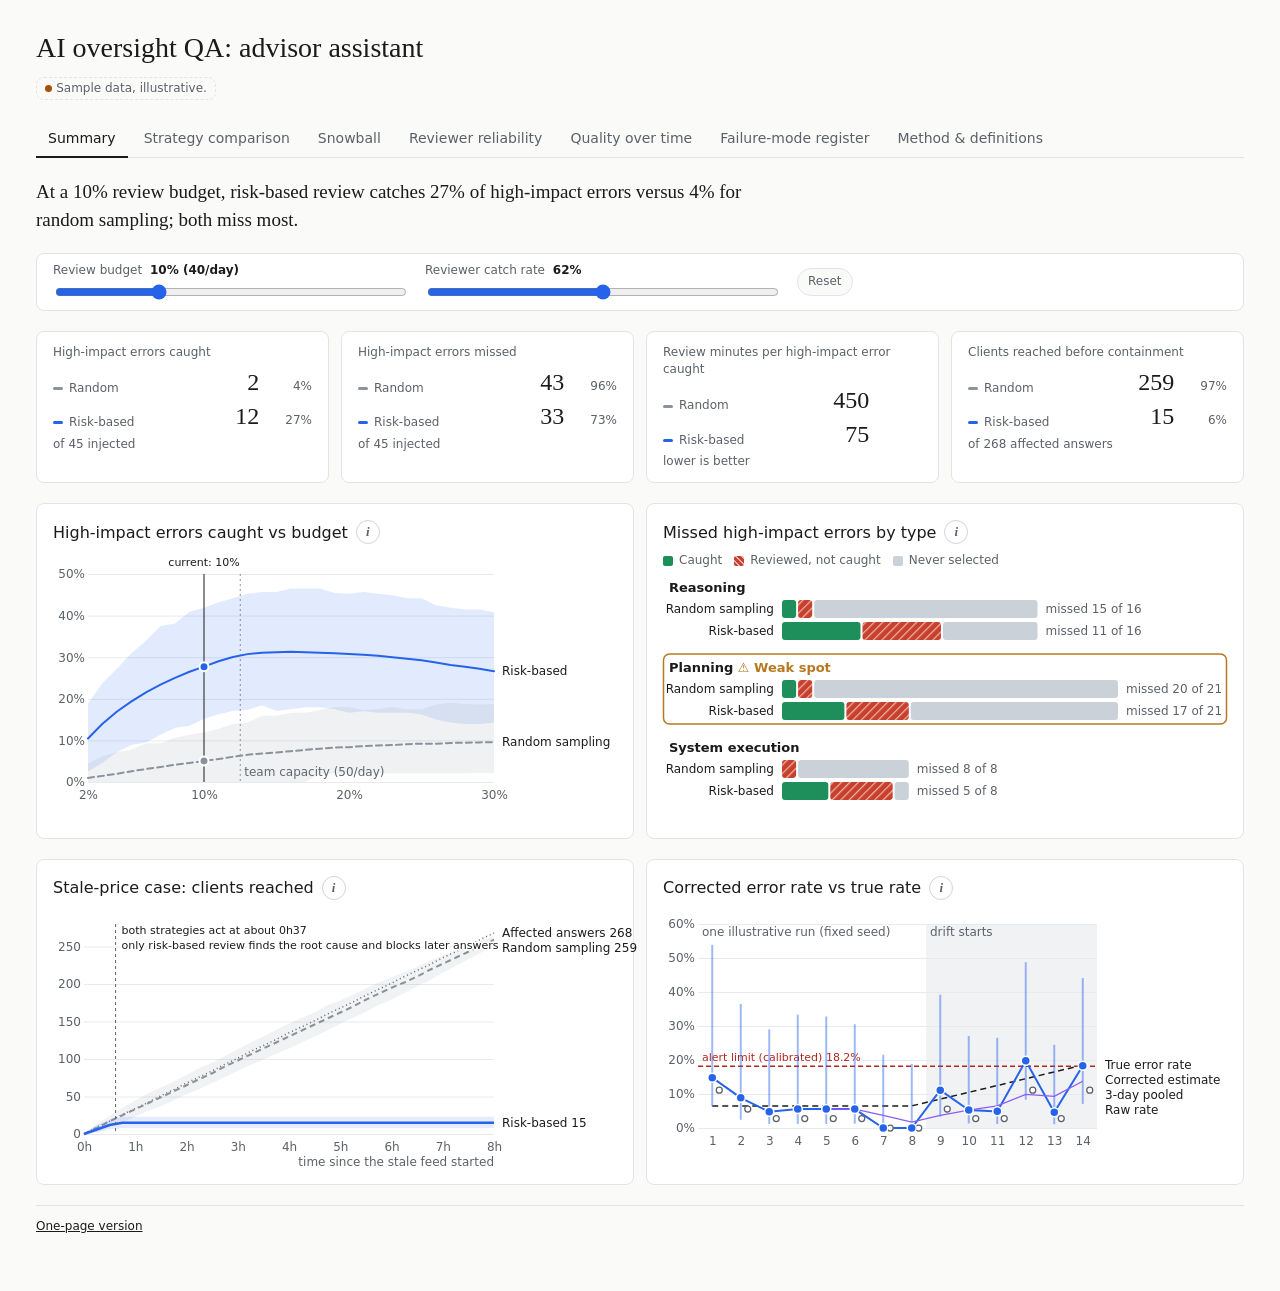
<file: index.html>
<!doctype html>
<html lang="en">
<head>
<meta charset="utf-8">
<meta name="viewport" content="width=device-width, initial-scale=1">
<title>AI Oversight QA Dashboard</title>
<meta name="description" content="How well human review catches high-impact errors from an AI advisor assistant: random sampling vs risk-based review (sample data).">
<link rel="icon" href="data:,">
<link rel="stylesheet" href="styles.css">
</head>
<body>
<main id="dash-root">
<div class="qa">
  <header class="qa-head">
    <h1 class="qa-title">AI oversight QA: advisor assistant</h1>
    <span class="qa-sample"><i></i><span>Sample data, illustrative.</span></span>
  </header>

  <nav class="qa-tabs" role="tablist" aria-label="Dashboard sections">
    <button class="qa-tab" role="tab" data-tab="summary" aria-selected="true">Summary</button>
    <button class="qa-tab" role="tab" data-tab="strategies" aria-selected="false">Strategy comparison</button>
    <button class="qa-tab" role="tab" data-tab="snowball" aria-selected="false">Snowball</button>
    <button class="qa-tab" role="tab" data-tab="reviewers" aria-selected="false">Reviewer reliability</button>
    <button class="qa-tab" role="tab" data-tab="quality" aria-selected="false">Quality over time</button>
    <button class="qa-tab" role="tab" data-tab="register" aria-selected="false">Failure-mode register</button>
    <button class="qa-tab" role="tab" data-tab="method" aria-selected="false">Method &amp; definitions</button>
  </nav>

  <!-- ============ SUMMARY (same blocks as lean/index.html, condensed) ============ -->
  <section class="qa-page" id="summary" data-panel="summary" role="tabpanel">
    <div class="qa-page" data-summary-root data-mode="condensed"></div>
  </section>

  <!-- ============ STRATEGY COMPARISON ============ -->
  <section class="qa-page" id="strategies" data-panel="strategies" role="tabpanel" hidden>
    <p class="qa-lede">Same reviewers, same budget: random sampling picks answers at random; risk-based review checks the riskiest first.</p>
    <div class="qa-sliders" role="group" aria-label="What-if settings">
      <label class="qa-slider"><span>Review budget <output>—</output></span><input type="range" data-draw="slider" data-slider="budget" disabled></label>
      <label class="qa-slider"><span>Reviewer catch rate <output>—</output></span><input type="range" data-draw="slider" data-slider="catch" disabled></label>
      <button class="qa-chip" type="button" data-reset>Reset</button>
    </div>
    <div class="qa-card">
      <div class="qa-titlerow"><h2>High-impact errors caught vs budget</h2><details class="qa-info"><summary aria-label="How to read this: High-impact errors caught vs budget" title="How to read this">i</summary><div class="qa-info-pop"><p>Share of injected high-impact errors that reviewers catch. Bands show the middle 95% of simulated runs. The thin dotted line is the team's daily capacity; past it, reviews get less careful.</p><p>Both strategies review the same number of agent answers with the same reviewers and the same review screen. Random sampling picks answers at random. Risk-based review ranks answers by guardrail signals (coverage, freshness, calculation path, intent, advice language) and reviews the riskiest first.</p></div></details></div>
      <div class="qa-legend" data-fallback hidden><span><i class="qa-sw thin" style="background:var(--series-1)"></i>Risk-based (solid)</span><span><i class="qa-sw thin" style="background:var(--cds-chart-muted)"></i>Random sampling (dashed)</span></div>
      <div class="qa-chart tall dash-skeleton" data-draw="curve"></div>
      <p class="qa-chart-summary"></p>
    </div>
    <div class="qa-grid">
      <div class="qa-card">
        <div class="qa-titlerow"><h2>Missed high-impact errors by type</h2><details class="qa-info"><summary aria-label="How to read this: Missed high-impact errors by type" title="How to read this">i</summary><div class="qa-info-pop"><p>Errors missed = never selected for review + reviewed but not caught. Amber outline: the type risk-based review misses most often.</p></div></details></div>
        <div class="qa-legend"><span><i class="qa-sw o-caught"></i>Caught</span><span><i class="qa-sw o-rnc"></i>Reviewed, not caught</span><span><i class="qa-sw o-never"></i>Never selected</span></div>
        <div class="qa-chart dash-skeleton" data-draw="byType"></div>
        <p class="qa-chart-summary"></p>
      </div>
      <div class="qa-card">
        <div class="qa-titlerow"><h2>Share of high-impact errors caught at team capacity (<span data-draw="metaVal" data-k="team_capacity">—</span>/day)</h2><details class="qa-info"><summary aria-label="How to read this: Share of high-impact errors caught at team capacity" title="How to read this">i</summary><div class="qa-info-pop"><p>Each bar is the share of injected high-impact errors a strategy catches when the team reviews exactly its daily capacity, at the reviewer catch rate set above. Percentages are caught / injected.</p><p>The dashed line is the ceiling: the most any review budget catches at this catch rate, even reviewing every answer, because reviewers miss some errors they look at.</p></div></details></div>
        <div class="qa-chart dash-skeleton" data-draw="burden" style="min-height:180px"></div>
        <p class="qa-chart-summary"></p>
      </div>
    </div>
    <div class="qa-card">
      <div class="qa-titlerow"><h2>How the misses split</h2><details class="qa-info"><summary aria-label="How to read this: How the misses split" title="How to read this">i</summary><div class="qa-info-pop"><p>Averages over the simulated runs, with the middle-95% range on hover. The parts always add up: caught + never selected + reviewed but not caught = injected.</p><p>By failure mode: all injected errors of Lopa's three priority modes (calculation, intent, wrong tool), high-impact or not. In this simulation each mode is oversampled to a minimum number of injected errors per run, so their rows have enough cases to compare.</p></div></details></div>
      <div class="qa-tablewrap">
        <table>
          <thead><tr><th>Strategy</th><th>Errors</th><th class="num">Injected</th><th class="num"><i class="qa-sw o-caught"></i>Caught</th><th class="num"><i class="qa-sw o-never"></i>Never selected</th><th class="num"><i class="qa-sw o-rnc"></i>Reviewed, not caught</th><th class="num">Missed</th></tr></thead>
          <tbody data-draw="splitTable"></tbody>
        </table>
      </div>
    </div>
  </section>

  <!-- ============ SNOWBALL ============ -->
  <section class="qa-page" id="snowball" data-panel="snowball" role="tabpanel" hidden>
    <p class="qa-lede qa-verdict" data-draw="snowLede">—</p>
    <div class="qa-callout">
      <div><b>Random sampling treats each catch as a one-off.</b></div>
      <div><b>Risk-based review finds the shared root cause.</b></div>
    </div>
    <p class="qa-tag is-off" data-draw="defaultTag"></p>
    <div class="qa-card">
      <div class="qa-titlerow"><h2>Clients reached over the trading day</h2><details class="qa-info"><summary aria-label="How to read this: Clients reached over the trading day" title="How to read this">i</summary><div class="qa-info-pop"><p>Both strategies act at about the same time; only risk-based review identifies the root cause and blocks later answers.</p><p>Random sampling: a reviewer fixes the answer in front of them; nothing links it to the other answers built on the same stale price, so they keep reaching clients.</p><p>Risk-based review: answers carrying a freshness flag on the same fund reach reviewers together; once they cluster, the team traces them to the feed and blocks every later answer that uses it.</p><p>The stale feed starts at 0h. Answers that use it arrive through the day. Lines are averages over simulated days; bands are the middle 95%.</p></div></details></div>
      <div class="qa-legend" data-fallback hidden><span><i class="qa-sw thin" style="background:var(--color-fg-muted)"></i>Affected answers (dotted)</span><span><i class="qa-sw thin" style="background:var(--cds-chart-muted)"></i>Random sampling (dashed)</span><span><i class="qa-sw thin" style="background:var(--series-1)"></i>Risk-based (solid)</span></div>
      <div class="qa-chart tall dash-skeleton" data-draw="snowTime"></div>
      <p class="qa-chart-summary"></p>
    </div>
    <div class="qa-card" id="snowball-graph">
      <div class="qa-cardhead">
        <div class="qa-titlerow"><h2>How the error travels</h2><details class="qa-info"><summary aria-label="How to read this: How the error travels" title="How to read this">i</summary><div class="qa-info-pop"><p>Each box is a step in the workflow, with the number of items the stale price reaches there. Hover or tap a box for what goes wrong.</p></div></details></div>
        <div class="qa-seg" role="group" aria-label="Inspection strategy">
          <button data-sb="Random sampling" aria-pressed="true">Random sampling</button>
          <button data-sb="Risk-based" aria-pressed="false">Risk-based</button>
        </div>
      </div>
      <div class="qa-legend"><span><i class="qa-sw" style="background:var(--series-1)"></i>System execution</span><span><i class="qa-sw" style="background:var(--series-2)"></i>Reasoning</span><span><i class="qa-sw" style="background:var(--series-4)"></i>Control layer (human review)</span></div>
      <div class="qa-graph dash-skeleton" data-draw="graph"></div>
      <p class="qa-chart-summary"></p>
    </div>
    <div class="qa-card">
      <h2>Outcome by strategy</h2>
      <div class="qa-tablewrap">
        <table>
          <thead><tr><th>Strategy</th><th class="num">Affected answers</th><th class="num">Reviewed</th><th class="num">Caught</th><th class="num">Blocked at source</th><th class="num">Reached clients</th><th class="num">First action (median)</th><th>Response</th></tr></thead>
          <tbody data-draw="snowTable"></tbody>
        </table>
      </div>
    </div>
  </section>

  <!-- ============ REVIEWER RELIABILITY ============ -->
  <section class="qa-page" id="reviewers" data-panel="reviewers" role="tabpanel" hidden>
    <p class="qa-lede">Simulated figures: how often reviewers catch planted errors under different conditions; human review is the control layer.</p>
    <div class="qa-card">
      <div class="qa-titlerow"><h2>Reviewer catch rate by condition</h2><details class="qa-info"><summary aria-label="How to read this: Reviewer catch rate by condition" title="How to read this">i</summary><div class="qa-info-pop"><p>Human review is not an error type. It is the control layer: the step that is supposed to catch what the agent got wrong. Each condition is linked to a control-layer test case in the register (H1 to H5 and H7).</p><p>Dots are the share of planted errors caught; lines are 95% Wilson intervals. The dashed line is the baseline. Simulated from the same reviewer model the strategy comparison uses.</p><p>A real study would need intervals that account for each reviewer seeing several items (clustered by reviewer), not a plain Wilson interval.</p></div></details></div>
      <div class="qa-chart dash-skeleton" data-draw="reviewers"></div>
      <p class="qa-chart-summary"></p>
    </div>
    <div class="qa-card">
      <div class="qa-tablewrap">
        <table>
          <thead><tr><th>Condition</th><th>Linked test</th><th class="num">Simulated reviewers</th><th class="num">Caught / shown</th><th class="num">Catch rate</th><th class="num">95% Wilson interval</th></tr></thead>
          <tbody data-draw="reviewerTable"></tbody>
        </table>
      </div>
    </div>
  </section>

  <!-- ============ QUALITY OVER TIME ============ -->
  <section class="qa-page" id="quality" data-panel="quality" role="tabpanel" hidden>
    <p class="qa-lede">A small random daily slice, with seeded known errors, gives an error-rate estimate corrected for reviewer misses.</p>
    <p class="qa-tag is-off" data-draw="defaultTag"></p>
    <div class="qa-card">
      <div class="qa-titlerow"><h2>Corrected vs true error rate</h2><details class="qa-info"><summary aria-label="How to read this: Corrected vs true error rate" title="How to read this">i</summary><div class="qa-info-pop"><p>Risk-based review looks where errors are likely, so on its own it cannot tell you the overall error rate. The daily random slice keeps an unbiased estimate.</p><p>Each day <b data-draw="qVal" data-k="slice">—</b> answers are reviewed at random. <b data-draw="qVal" data-k="canary_per_day">—</b> of them are seeded known errors (canaries), drawn from the same error mix and reviewed the same way, so reviewers cannot tell them apart.</p><p>The estimate is corrected for reviewer misses: the error rate in the other <b data-draw="qVal" data-k="real_per_day">—</b> reviews divided by the share of canaries caught so far, capped at 100%. Lines are 95% intervals; early-day intervals are wide because few canaries have been seen. Hollow dots are the raw observed rate.</p><p>Trade-off: this many canaries is more than the suite's 1 in 50, so the reviewer catch rate can be estimated, but fewer real answers get reviewed.</p><p>Alert rule: once at least <b data-draw="qVal" data-k="min_canaries_for_alert">—</b> canaries have been seen, errors found over the last <b data-draw="qVal" data-k="window_days">—</b> days are pooled and corrected the same way (thin line). An alert fires on any day this pooled estimate is above the calibrated limit. The dashed line is the true error rate, known only in the simulation.</p><p>The chart shows one illustrative run (fixed seed). <span data-draw="qEval">—</span></p></div></details></div>
      <div class="qa-legend" data-fallback hidden><span><i class="qa-sw" style="background:var(--series-1);border-radius:50%"></i>Corrected estimate</span><span><i class="qa-sw" style="border:1.25px solid var(--color-fg-muted);border-radius:50%"></i>Raw rate</span><span><i class="qa-sw thin" style="background:var(--color-fg)"></i>True rate (dashed)</span><span><i class="qa-sw thin" style="background:var(--series-3)"></i>Pooled</span></div>
      <div class="qa-chart tall dash-skeleton" data-draw="quality"></div>
      <p class="qa-chart-summary"></p>
    </div>
    <div class="qa-card">
      <div class="qa-tablewrap">
        <table>
          <thead><tr><th class="num">Day</th><th class="num">Reviewed</th><th class="num">Errors found</th><th class="num">Raw rate</th><th class="num">Canaries caught / seen (to date)</th><th class="num">Corrected estimate</th><th class="num">95% interval</th><th class="num">3-day pooled (95% interval)</th><th class="num">True rate</th><th>Status</th></tr></thead>
          <tbody data-draw="qualityTable"></tbody>
        </table>
      </div>
    </div>
  </section>

  <!-- ============ FAILURE-MODE REGISTER ============ -->
  <section class="qa-page" id="register" data-panel="register" role="tabpanel" hidden>
    <div class="qa-kpis">
      <div class="qa-kpi"><span class="qa-kpi-label">Agent failure types</span><span class="qa-kpi-value dash-skeleton" data-draw="kpi" data-field="agent">—</span><span class="qa-kpi-sub">of <span data-draw="kpi" data-field="total">—</span> test cases</span></div>
      <div class="qa-kpi"><span class="qa-kpi-label">High-impact failure types</span><span class="qa-kpi-value dash-skeleton" data-draw="kpi" data-field="high_impact">—</span><span class="qa-kpi-sub" data-draw="hiRule">—</span></div>
      <div class="qa-kpi"><span class="qa-kpi-label">Average RPN, agent failures</span><span class="qa-kpi-value dash-skeleton" data-draw="kpi" data-field="avg_rpn">—</span><span class="qa-kpi-sub">out of <span data-draw="maxrpn">—</span></span></div>
      <div class="qa-kpi"><span class="qa-kpi-label">Test cases failed</span><span class="qa-kpi-value dash-skeleton" data-draw="kpi" data-field="failed">—</span><span class="qa-kpi-sub">of <span data-draw="kpi" data-field="run">—</span> with a sample result</span></div>
    </div>

    <div class="qa-grid">
      <div class="qa-card">
        <div class="qa-titlerow"><h2>Risk tier by error type</h2><details class="qa-info"><summary aria-label="How to read this: Risk tier by error type" title="How to read this">i</summary><div class="qa-info-pop"><p>Number of agent failure types by the step of the agent's workflow where the failure starts, split by risk tier. Control-layer cases are not included.</p><p>Each test case is scored on severity, likelihood and detectability, which multiply into its risk priority number (RPN).</p></div></details></div>
        <div class="qa-legend"><span><i class="qa-sw sw-critical"></i>Critical</span><span><i class="qa-sw sw-high"></i>High</span><span><i class="qa-sw sw-medium"></i>Medium</span><span><i class="qa-sw sw-low"></i>Low</span></div>
        <div class="qa-chart dash-skeleton" data-draw="areaTier"></div>
        <p class="qa-chart-summary"></p>
      </div>
      <div class="qa-card">
        <div class="qa-titlerow"><h2>Test status</h2><details class="qa-info"><summary aria-label="How to read this: Test status" title="How to read this">i</summary><div class="qa-info-pop"><p>Sample result for each test case, all test cases. These are placeholders, not real runs.</p></div></details></div>
        <div class="qa-chart dash-skeleton" data-draw="results" style="min-height:160px"></div>
        <p class="qa-chart-summary"></p>
      </div>
    </div>

    <div class="qa-card">
      <div class="qa-titlerow"><h2>Top 10 agent failures by RPN</h2><details class="qa-info"><summary aria-label="How to read this: Top 10 agent failures by RPN" title="How to read this">i</summary><div class="qa-info-pop"><p>Agent failures only; ties broken by severity. The last column tags failures injected in the LPL MVP scenario.</p></div></details></div>
      <div class="qa-tablewrap">
        <table>
          <thead><tr>
            <th class="num">#</th><th>ID</th><th>Failure mode</th><th class="hide-sm">Error type</th><th class="num">RPN</th><th>Tier</th><th>Result <span class="qa-badge">Illustrative</span></th><th class="hide-sm">MVP scenario</th>
          </tr></thead>
          <tbody data-draw="top10"></tbody>
        </table>
      </div>
    </div>

    <div class="qa-card">
      <div class="qa-titlerow"><h2>Control layer: human-review failure modes</h2><details class="qa-info"><summary aria-label="How to read this: Control layer: human-review failure modes" title="How to read this">i</summary><div class="qa-info-pop"><p>These scores rate a breakdown of the review step itself, not an error in an answer, so they are not ranked with agent failures and are never used as risk priors in the simulation. See the Reviewer reliability tab.</p></div></details></div>
      <div class="qa-tablewrap">
        <table>
          <thead><tr><th>ID</th><th>Failure mode</th><th class="num">RPN</th><th class="hide-sm">What it is</th><th>Result <span class="qa-badge">Illustrative</span></th></tr></thead>
          <tbody data-draw="hcases"></tbody>
        </table>
      </div>
      <p class="qa-note">These RPNs are not comparable to agent-failure RPNs.</p>
    </div>

    <div class="qa-card">
      <div class="qa-titlerow"><h2>Roll-up by category</h2><details class="qa-info"><summary aria-label="How to read this: Roll-up by category" title="How to read this">i</summary><div class="qa-info-pop"><p>Groups the agent test cases by the suite's Category column. Categories describe the kind of problem; error types describe the step where it happens. Run, fail and pass-rate columns use the illustrative sample results.</p></div></details></div>
      <div class="qa-tablewrap">
        <table>
          <thead><tr>
            <th>Category</th><th class="num">Test cases</th><th class="num">Run</th><th class="num">Fail</th><th class="num">Pass rate <span class="qa-badge">Illustrative</span></th><th class="num">Avg RPN</th><th class="num">Max RPN</th>
          </tr></thead>
          <tbody data-draw="catTable"></tbody>
        </table>
      </div>
    </div>

    <div class="qa-card" id="full-register">
      <div class="qa-titlerow"><h2>Full failure-mode register</h2><details class="qa-info"><summary aria-label="How to read this: Full failure-mode register" title="How to read this">i</summary><div class="qa-info-pop"><p>All test cases. S, L and D are severity, likelihood and detectability (1 to 5). &ldquo;What it is&rdquo; is the expected failure. Results and evidence are illustrative placeholders. &ldquo;Team-added&rdquo; marks failure modes the team added outside the test-suite workbook, pending Lopa's review. Click a column heading to sort.</p></div></details></div>
      <div class="qa-tools">
        <input class="qa-search" id="qa-search" type="search" placeholder="Search test cases" aria-label="Search test cases">
        <div class="qa-seg" role="group" aria-label="Filter by error type or control layer">
          <button class="qa-chip" data-area="" aria-pressed="true">All</button>
          <button class="qa-chip" data-area="Reasoning" aria-pressed="false">Reasoning</button>
          <button class="qa-chip" data-area="Planning" aria-pressed="false">Planning</button>
          <button class="qa-chip" data-area="System execution" aria-pressed="false">System execution</button>
          <span class="qa-seg-div" aria-hidden="true"></span>
          <button class="qa-chip" data-area="Control layer (human review)" aria-pressed="false">Control layer (human review)</button>
        </div>
      </div>
      <div class="qa-tablewrap scroll">
        <table class="qa-register">
          <thead><tr>
            <th><button class="qa-sort" data-sort="id">ID</button></th>
            <th><button class="qa-sort" data-sort="test">Failure mode</button></th>
            <th class="hide-sm"><button class="qa-sort" data-sort="area">Error type / layer</button></th>
            <th class="num hide-sm"><button class="qa-sort" data-sort="severity">S</button></th>
            <th class="num hide-sm"><button class="qa-sort" data-sort="likelihood">L</button></th>
            <th class="num hide-sm"><button class="qa-sort" data-sort="detectability">D</button></th>
            <th class="num"><button class="qa-sort" data-sort="rpn">RPN</button></th>
            <th><button class="qa-sort" data-sort="tier">Tier</button></th>
            <th><button class="qa-sort" data-sort="result">Result</button> <span class="qa-badge">Illustrative</span></th>
            <th class="hide-sm">What it is</th>
            <th class="hide-sm">Evidence</th>
          </tr></thead>
          <tbody data-draw="register"></tbody>
        </table>
      </div>
    </div>
  </section>

  <!-- ============ METHOD & DEFINITIONS ============ -->
  <section class="qa-page" id="method" data-panel="method" role="tabpanel" hidden>
    <div class="qa-card">
      <h2>Definitions</h2>
      <dl class="qa-defs">
        <dt>High-impact error</dt><dd>An injected error whose failure type has <b data-draw="hiRuleText">—</b>. Set by one constant, <code>HIGH_IMPACT_RPN</code>, in the data generator.<br>Qualifying failure types: <span data-draw="hiTypes">—</span>.</dd>
        <dt>Error type</dt><dd>Where in the agent's workflow the failure starts:
          <ul class="qa-steps">
            <li><b>Planning:</b> deciding what to do (reading the intent, choosing scope, picking the tool).</li>
            <li><b>Reasoning:</b> working with what came back (arithmetic, interpretation, confidence, advice language).</li>
            <li><b>System execution:</b> the tools and data themselves (feeds, prices, entitlements, reconciliation).</li>
          </ul>
          Each injected error takes a failure type from the test suite, and that test's RPN.</dd>
        <dt>Control layer</dt><dd>Human review: the step that should catch errors, not an error type. Its failure modes (H1 to H8) are listed separately; their RPNs are never used as risk priors.</dd>
        <dt>Lopa's priority failure modes</dt><dd><span data-draw="lopaModes">—</span>. In the strategy simulation each is oversampled to at least <b data-draw="metaVal" data-k="min_injected_per_mode">—</b> injected errors per run; the quality series uses the natural mix.</dd>
        <dt>Team-added failure mode</dt><dd>A failure mode the team added outside the test-suite workbook, scored and tiered the same way (T1, wrong tool selected; pending Lopa's review).</dd>
        <dt>Errors missed</dt><dd>Never selected for review + reviewed but not caught.</dd>
        <dt>Review minutes per high-impact error caught</dt><dd>Total review time at the chosen budget ÷ high-impact errors caught.</dd>
        <dt>Clients reached before containment</dt><dd>Stale-price case: affected answers neither caught by a reviewer nor blocked at the source.</dd>
      </dl>
    </div>
    <div class="qa-card">
      <h2>Data sources</h2>
      <ul class="qa-steps">
        <li><b>From the red-team test suite:</b> severity, likelihood and detectability scores.</li>
        <li><b>Simulated, illustrative:</b> every other number. It will be replaced once the experiment has run.</li>
      </ul>
    </div>
    <div class="qa-card">
      <h2>Risk priority number</h2>
      <p class="qa-formula">RPN = Severity × Likelihood × Detectability</p>
      <p class="qa-note">Each factor is scored 1 to 5, so RPN runs from 1 to 125. Adapted from FMEA (failure mode and effects analysis). Higher detectability means harder to catch.</p>
      <div class="qa-thr">
        <span class="qa-pill t-Critical">Critical</span><span>RPN ≥ <b data-draw="thr" data-k="critical">—</b></span>
        <span class="qa-pill t-High">High</span><span>RPN ≥ <b data-draw="thr" data-k="high">—</b></span>
        <span class="qa-pill t-Medium">Medium</span><span>RPN ≥ <b data-draw="thr" data-k="medium">—</b></span>
        <span class="qa-pill t-Low">Low</span><span>below Medium</span>
      </div>
    </div>
    <div class="qa-def">
      <div class="qa-card"><h3>Severity</h3><ol>
        <li>Cosmetic</li><li>Minor wrong detail</li><li>Materially misleading number</li><li>Client-facing error with likely financial or compliance impact</li><li>Regulatory breach, data leak, or large client harm</li></ol></div>
      <div class="qa-card"><h3>Likelihood</h3><ol>
        <li>Rare edge case</li><li>Between rare and monthly</li><li>Happens monthly in production</li><li>Between monthly and daily</li><li>Happens daily or on common queries</li></ol></div>
      <div class="qa-card"><h3>Detectability</h3><ol>
        <li>Control reliably catches it</li><li>Usually caught</li><li>Caught about half the time</li><li>Usually missed</li><li>Effectively invisible to the reviewer</li></ol></div>
    </div>
    <p class="qa-note">Rows 2 and 4 of the likelihood and detectability scales are interpolated; the test suite defines only 1, 3 and 5.</p>
    <div class="qa-card">
      <h2>Simulation</h2>
      <ol class="qa-steps">
        <li><b>Inject errors.</b> A share of agent answers carries an error. Each gets an agent failure type from the suite, more often for types with a higher likelihood score.</li>
        <li><b>Select answers for review.</b> Random sampling picks at random. Risk-based review picks the highest guardrail risk scores (coverage, freshness, calculation path, intent, advice language). The risk score is itself an assumption: errors score higher than clean answers by an amount that depends on the error type, scaled by a strength parameter.</li>
        <li><b>Review.</b> Same reviewer model and review screen for both strategies; items are reviewed in shuffled order. A reviewer catches an error at the base catch rate, lowered by fatigue (a long run of clean items just reviewed), by load (more reviews a day than the team's capacity) and when the wrong answer looks plausible.</li>
        <li><b>Repeat.</b> <b data-draw="metaVal" data-k="n_runs">—</b> runs with a fixed random seed. Counts shown are whole-number averages over the runs.</li>
      </ol>
    </div>
    <div class="qa-card">
      <h2>Intervals</h2>
      <ul class="qa-steps">
        <li><b>Simulated counts and shares:</b> the middle 95% of simulated runs.</li>
        <li><b>Proportions measured from a sample</b> (reviewer catch rates, reviewer sensitivity on canaries): the <b>Wilson score interval</b>, not the normal (CLT) approximation. Wilson stays inside 0–100% and stays honest at small counts, such as 2 errors found in 40 answers.</li>
        <li><b>Corrected error rate:</b> raw rate in the non-canary reviews ÷ reviewer sensitivity (canaries caught ÷ canaries seen to date), capped at 100%. Its 95% interval samples both uncertainties: <b data-draw="qVal" data-k="correction_draws">—</b> draws of Beta(found + 1, not found + 1) ÷ Beta(canaries caught + 1, canaries missed + 1), 2.5th to 97.5th percentile.</li>
        <li><b>Quality alert:</b> after a warm-up of <b data-draw="qVal" data-k="min_canaries_for_alert">—</b> canaries, errors found and reviews are pooled over a trailing <b data-draw="qVal" data-k="window_days">—</b>-day window and corrected with the cumulative sensitivity; an alert fires on any day the pooled estimate is above a calibrated limit (<b data-draw="qLimit">—</b>). The limit is the smallest at which at most <b data-draw="qBudget">—</b> of <b data-draw="qEvalRuns">—</b> simulated 14-day runs without drift raise any alert; a fixed 8% limit sat too close to the 6.5% baseline and false-alarmed in about 58% of runs. The pooled interval uses the same Beta draws. The rule is evaluated on a separate set of fresh runs with drift (false alarms before drift, delay to the first alert after drift starts, misses) and checked on a second fresh no-drift set; the drift runs are never used to choose the limit. A sequential test designed for continuous monitoring (as in Timans et al. 2025) is the natural next step; it is not implemented.</li>
        <li><b>Percentages:</b> every displayed percentage is a displayed count ÷ its displayed denominator.</li>
      </ul>
    </div>
    <div class="qa-card">
      <h2>How it becomes live</h2>
      <ol class="qa-flow" aria-label="Data flow, in order">
        <li>Agent runs</li><li>Output log with guardrail flags</li><li>Risk score</li><li>Selection (random or risk-based)</li><li>Reviewer queue</li><li>Review decisions</li><li>Metrics store</li><li>Dashboard refresh</li>
      </ol>
      <p class="qa-note">Today the pages use a precomputed simulation; the same flow feeds real runs.</p>
    </div>
    <div class="qa-card">
      <h2>Assumptions</h2>
      <p class="qa-note">Every modelling choice in the generator (tools/generate_sample_data.py). All are illustrative until the experiment has run.</p>
      <div class="qa-tablewrap">
        <table>
          <thead><tr><th>Name</th><th class="num">Value</th><th>Unit</th><th>What it means</th></tr></thead>
          <tbody data-draw="assumptions"></tbody>
        </table>
      </div>
    </div>
  </section>

  <footer class="qa-foot"><a href="lean/">One-page version</a></footer>
</div>
</main>
<script src="lib/d3.min.js"></script>
<script src="js/dash-shim.js" data-datasets="risks sim_grid sim_meta snowball quality oversight"></script>
<script src="js/shared.js"></script>
<script src="js/app.js"></script>
</body>
</html>
</file>
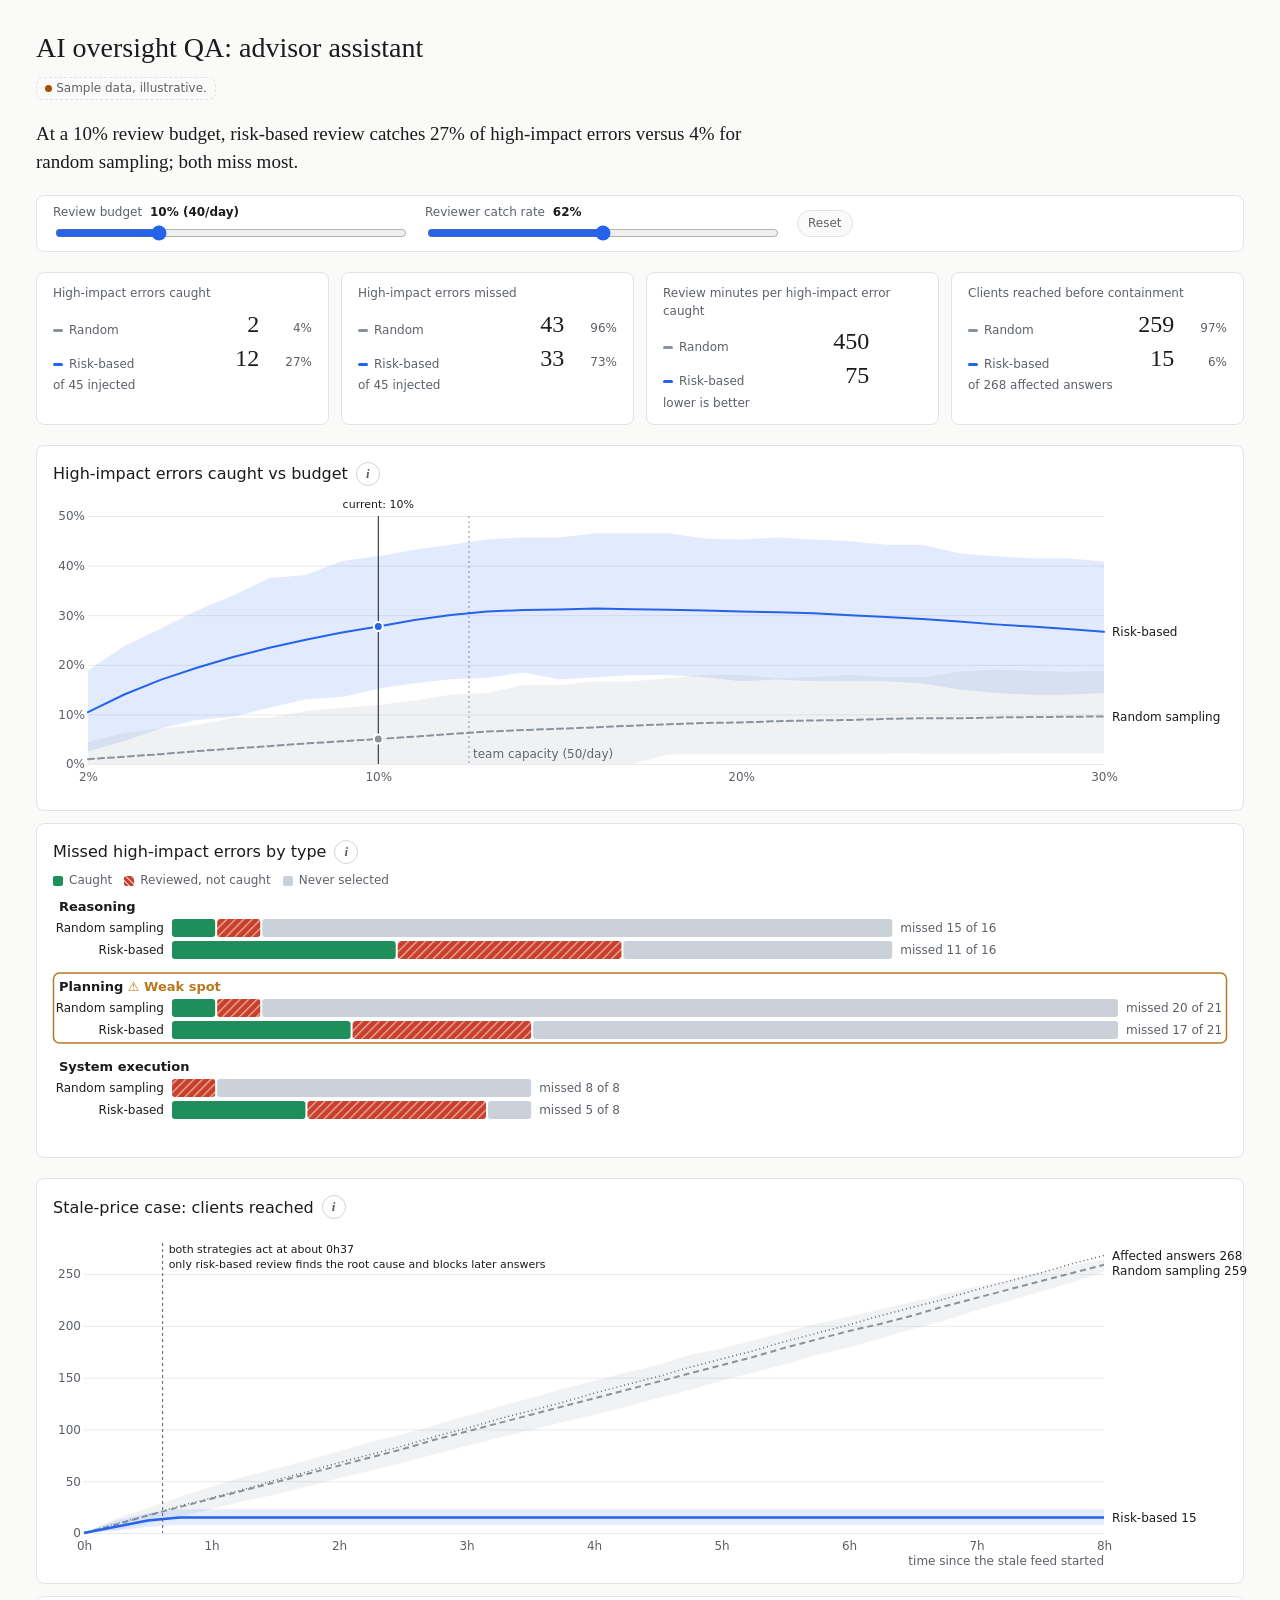
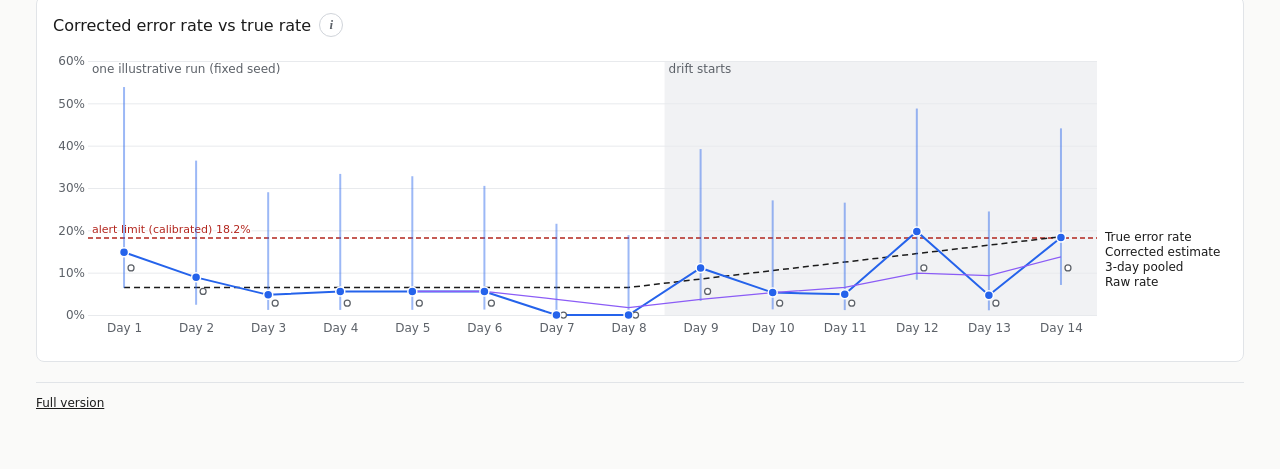
<file: lean/index.html>
<!doctype html>
<html lang="en">
<head>
<meta charset="utf-8">
<meta name="viewport" content="width=device-width, initial-scale=1">
<title>AI Oversight QA: one-page summary</title>
<meta name="description" content="One-page summary: how well human review catches high-impact errors from an AI advisor assistant (sample data).">
<link rel="icon" href="data:,">
<link rel="stylesheet" href="../styles.css">
</head>
<body>
<main id="dash-root">
<div class="qa">
  <header class="qa-head">
    <h1 class="qa-title">AI oversight QA: advisor assistant</h1>
    <span class="qa-sample"><i></i><span>Sample data, illustrative.</span></span>
  </header>
  <section class="qa-page" data-summary-root data-mode="lean"></section>
  <footer class="qa-foot"><a href="../">Full version</a></footer>
</div>
</main>
<script src="../lib/d3.min.js"></script>
<script src="../js/dash-shim.js" data-base="../" data-datasets="sim_grid sim_meta snowball quality"></script>
<script src="../js/shared.js"></script>
</body>
</html>
</file>
<file: styles.css>
/* Theme tokens. Everything below the "Page styles" line reads these. */
:root {
  --color-bg: #FAFAF9; --color-panel: #FFFFFF; --color-fg: #1B1B1B; --color-fg-muted: #5C6168;
  --color-border-line: #E1E4E8; --color-ok: #1E7B45; --color-warn: #A84F00; --color-bad: #B3261E;
  --cds-chart-grid: #E8EAED; --cds-chart-muted: #8A929C; --cds-chart-reference: #8A929C; --cds-chart-status-critical: #C62828;
  --cds-surface-popover: #FFFFFF; --cds-border: #D0D4DA; --cds-shadow-popover: 0 4px 14px rgba(0,0,0,.14); --cds-text-secondary: #5C6168;
  --series-1: #2563EB; --series-2: #0F9D8A; --series-3: #8B5CF6; --series-4: #BE3B8A; --series-5: #0A7EA4; --series-6: #6D7A8C; --series-7: #7A5C2E; --series-8: #4B5563;
  --cds-radius: 8px;
  --cds-pad-xs: 4px; --cds-pad-sm: 8px; --cds-pad-md: 12px; --cds-pad-lg: 16px;
  --cds-gap-xs: 4px; --cds-gap-sm: 8px; --cds-gap-md: 12px; --cds-gap-lg: 20px;
  --cds-font-size-caption: 12px; --cds-font-size-body: 14px; --cds-font-size-heading: 16px; --cds-font-size-title: 28px;
  --cds-font-weight-medium: 500; --cds-dur-slow: 300ms; --cds-ease-out: cubic-bezier(.2,.8,.2,1);
  --font-anthropic-sans: system-ui, -apple-system, "Segoe UI", Roboto, "Helvetica Neue", Arial, sans-serif;
  --font-anthropic-serif: "Iowan Old Style", "Palatino Linotype", Georgia, serif;
  color-scheme: light;
}
@media (prefers-color-scheme: dark) {
  :root:not([data-theme="light"]) {
    --color-bg: #121417; --color-panel: #1A1D21; --color-fg: #ECEEF0; --color-fg-muted: #A3AAB3;
    --color-border-line: #2C3138; --color-ok: #5CC48A; --color-warn: #F0A24B; --color-bad: #FF7B72;
    --cds-chart-grid: #2A2F36; --cds-chart-muted: #7C8591; --cds-chart-reference: #7C8591; --cds-chart-status-critical: #FF6B63;
    --cds-surface-popover: #23272D; --cds-border: #3A4048; --cds-shadow-popover: 0 4px 14px rgba(0,0,0,.5); --cds-text-secondary: #A3AAB3;
    --series-1: #6EA0FF; --series-2: #4CC9B0; --series-3: #B79CFF; --series-4: #E879B9; --series-5: #5CC3E8; --series-6: #9AA5B5; --series-7: #C9A56B; --series-8: #B6BDC8;
    color-scheme: dark;
  }
}
:root[data-theme="dark"] {
  --color-bg: #121417; --color-panel: #1A1D21; --color-fg: #ECEEF0; --color-fg-muted: #A3AAB3;
  --color-border-line: #2C3138; --color-ok: #5CC48A; --color-warn: #F0A24B; --color-bad: #FF7B72;
  --cds-chart-grid: #2A2F36; --cds-chart-muted: #7C8591; --cds-chart-reference: #7C8591; --cds-chart-status-critical: #FF6B63;
  --cds-surface-popover: #23272D; --cds-border: #3A4048; --cds-shadow-popover: 0 4px 14px rgba(0,0,0,.5); --cds-text-secondary: #A3AAB3;
  --series-1: #6EA0FF; --series-2: #4CC9B0; --series-3: #B79CFF; --series-4: #E879B9; --series-5: #5CC3E8; --series-6: #9AA5B5; --series-7: #C9A56B; --series-8: #B6BDC8;
  color-scheme: dark;
}

/* Base */
*, *::before, *::after { box-sizing: border-box; }
html { -webkit-text-size-adjust: 100%; }
body { margin: 0; background: var(--color-bg); color: var(--color-fg); font-family: var(--font-anthropic-sans); font-size: var(--cds-font-size-body); line-height: 1.45; }
#dash-root { max-width: 1240px; margin: 0 auto; padding: 28px max(16px, env(safe-area-inset-right, 0px)) 56px max(16px, env(safe-area-inset-left, 0px)); }
[hidden] { display: none !important; }
.dash-skeleton { background: linear-gradient(90deg, var(--color-border-line), transparent 70%); border-radius: 4px; color: transparent !important; }

/* Page styles */
.qa { --outcome-caught: #1E8E5A; --outcome-rnc: #C8402B; --outcome-never: #CBD1D9; --outcome-hatch: rgba(255,255,255,.6); --color-weak: #B7791F; --tier-critical: #C62828; --tier-critical-fg: #FFFFFF; --tier-high: #EF6C00; --tier-high-fg: #1B1B1B; --tier-medium: #F2C230; --tier-medium-fg: #1B1B1B; --tier-low: #D9DCE0; --tier-low-fg: #1B1B1B; --tier-low-line: #9AA0A8; }
@media (prefers-color-scheme: dark) { :root:not([data-theme="light"]) .qa { --outcome-caught: #2E9E68; --outcome-rnc: #E0573F; --outcome-never: #4F5661; --outcome-hatch: rgba(26,29,33,.55); --color-weak: #E0A84A; --tier-critical: #FF6B63; --tier-critical-fg: #1B1B1B; --tier-high: #FF9A3C; --tier-high-fg: #1B1B1B; --tier-medium: #F5D04C; --tier-medium-fg: #1B1B1B; --tier-low: #4A4F57; --tier-low-fg: #F0F0F0; --tier-low-line: #6B7280; } }
:root[data-theme="dark"] .qa { --outcome-caught: #2E9E68; --outcome-rnc: #E0573F; --outcome-never: #4F5661; --outcome-hatch: rgba(26,29,33,.55); --color-weak: #E0A84A; --tier-critical: #FF6B63; --tier-critical-fg: #1B1B1B; --tier-high: #FF9A3C; --tier-high-fg: #1B1B1B; --tier-medium: #F5D04C; --tier-medium-fg: #1B1B1B; --tier-low: #4A4F57; --tier-low-fg: #F0F0F0; --tier-low-line: #6B7280; }
.qa { font-family: var(--font-anthropic-sans); display: flex; flex-direction: column; gap: var(--cds-gap-lg); }
.qa-head { display: flex; flex-direction: column; gap: var(--cds-gap-sm); }
.qa-title { font-family: var(--font-anthropic-serif); font-weight: 400; font-size: var(--cds-font-size-title); margin: 0; text-wrap: balance; }
.qa-lede { margin: 0; max-width: 72ch; color: var(--color-fg); font-size: var(--cds-font-size-body); line-height: 1.5; }
.qa .qa-lede b, .qa .qa-note b { font-weight: 600; font-variant-numeric: tabular-nums; }
.qa-link { font: inherit; font-size: inherit; background: none; border: 0; padding: 0; color: var(--color-fg); text-decoration: underline; cursor: pointer; }
.qa-link:focus-visible { outline: 2px solid var(--color-fg); outline-offset: 2px; }
.qa-sample { display: inline-flex; align-items: center; gap: var(--cds-gap-xs); align-self: flex-start; font-size: var(--cds-font-size-caption); color: var(--color-fg-muted); border: 1px dashed var(--color-border-line); border-radius: var(--cds-radius); padding: 2px var(--cds-pad-sm); }
.qa-sample i { width: .45rem; height: .45rem; border-radius: 50%; background: var(--color-warn); display: inline-block; }
.qa-tabs { display: flex; gap: var(--cds-gap-xs); flex-wrap: wrap; border-bottom: 1px solid var(--color-border-line); }
.qa-tab { font: inherit; font-size: var(--cds-font-size-body); background: none; border: 0; border-bottom: 2px solid transparent; color: var(--color-fg-muted); padding: var(--cds-pad-sm) var(--cds-pad-md); cursor: pointer; margin-bottom: -1px; }
.qa-tab:hover { color: var(--color-fg); }
.qa-tab[aria-selected="true"] { color: var(--color-fg); border-bottom-color: var(--color-fg); font-weight: 500; }
.qa-tab:focus-visible, .qa-seg button:focus-visible, .qa-chip:focus-visible, .qa-sort:focus-visible { outline: 2px solid var(--color-fg); outline-offset: 2px; }
.qa-page { display: flex; flex-direction: column; gap: var(--cds-gap-lg); }
.qa-kpis { display: grid; grid-template-columns: repeat(auto-fit, minmax(min(100%, 10rem), 1fr)); gap: var(--cds-gap-md); }
.qa-kpi { background: var(--color-panel); border: 1px solid var(--color-border-line); border-radius: var(--cds-radius); padding: var(--cds-pad-md) var(--cds-pad-lg); display: flex; flex-direction: column; gap: 2px; min-width: 0; }
.qa-kpi-label { font-size: var(--cds-font-size-caption); color: var(--color-fg-muted); }
.qa-kpi-value { font-family: var(--font-anthropic-serif); font-weight: 400; font-size: var(--cds-font-size-title); font-variant-numeric: tabular-nums; line-height: 1.2; min-height: 1.2em; }
.qa-kpi-sub { font-size: var(--cds-font-size-caption); color: var(--color-fg-muted); }
.qa-kpi-value.is-bad { color: var(--tier-critical); }
.qa-grid { display: grid; grid-template-columns: repeat(auto-fit, minmax(min(100%, 22rem), 1fr)); gap: var(--cds-gap-md); }
.qa-card { background: var(--color-panel); border: 1px solid var(--color-border-line); border-radius: var(--cds-radius); padding: var(--cds-pad-lg); display: flex; flex-direction: column; gap: var(--cds-gap-sm); min-width: 0; }
.qa-card h2, .qa-card h3 { font-size: var(--cds-font-size-heading); font-weight: var(--cds-font-weight-medium); margin: 0; }
.qa-note { margin: 0; font-size: var(--cds-font-size-caption); color: var(--color-fg-muted); line-height: 1.45; max-width: 80ch; }
.qa-h2 { font-size: var(--cds-font-size-heading); font-weight: var(--cds-font-weight-medium); margin: 0; }
.qa-chart { position: relative; width: 100%; min-height: 220px; }
.qa-chart.tall { min-height: 300px; }
.qa-chart svg { display: block; overflow: visible; }
.qa-chart text { fill: var(--color-fg); font-family: var(--font-anthropic-sans); }
.qa-chart .tick text, .qa-chart .muted { fill: var(--color-fg-muted); font-size: var(--cds-font-size-caption); }
.qa-chart .tick line { stroke: var(--cds-chart-grid); }
.qa-chart .domain { display: none; }
.qa-legend { display: flex; flex-wrap: wrap; gap: var(--cds-gap-sm) var(--cds-gap-md); font-size: var(--cds-font-size-caption); color: var(--color-fg-muted); }
.qa-legend span { display: inline-flex; align-items: center; gap: 6px; }
.qa-sw { width: 10px; height: 10px; border-radius: 2px; display: inline-block; }
.sw-critical { background: var(--tier-critical); }
.sw-high { background: var(--tier-high); }
.sw-medium { background: var(--tier-medium); }
.sw-low { background: var(--tier-low); outline: 1px solid var(--tier-low-line); outline-offset: -1px; }
.qa-sw.thin { height: 3px; }
.qa-tip { position: absolute; pointer-events: none; background: var(--cds-surface-popover); border: 1px solid var(--cds-border); border-radius: var(--cds-radius); box-shadow: var(--cds-shadow-popover); padding: var(--cds-pad-xs) var(--cds-pad-sm); font-size: var(--cds-font-size-caption); max-width: 260px; z-index: 3; line-height: 1.4; }
.qa-tip .t-head { color: var(--cds-text-secondary); }
.qa-tip .t-row { display: flex; align-items: center; gap: 6px; font-variant-numeric: tabular-nums; }
.qa-tablewrap { overflow: auto; max-width: 100%; }
.qa-tablewrap.scroll { max-height: 34rem; }
.qa table { border-collapse: collapse; width: 100%; font-size: var(--cds-font-size-caption); font-variant-numeric: tabular-nums; }
.qa th { text-align: left; font-weight: 500; color: var(--color-fg-muted); padding: 6px 8px; border-bottom: 1px solid var(--color-border-line); white-space: nowrap; position: sticky; top: 0; background: var(--color-panel); z-index: 1; }
.qa td { padding: 7px 8px; border-bottom: 1px solid var(--color-border-line); vertical-align: top; }
.qa td.num, .qa th.num { text-align: right; }
.qa td.wrap { min-width: 14rem; max-width: 22rem; line-height: 1.4; }
.qa td.id { font-weight: 600; white-space: nowrap; }
.qa-sort { font: inherit; color: inherit; background: none; border: 0; padding: 0; cursor: pointer; }
.qa-sort:hover { color: var(--color-fg); }
.qa-pill { display: inline-block; padding: 1px 7px; border-radius: 999px; font-size: var(--cds-font-size-caption); white-space: nowrap; border: 1px solid var(--color-border-line); }
.qa-pill.t-Critical { background: var(--tier-critical); color: var(--tier-critical-fg); border-color: transparent; }
.qa-pill.t-High { background: var(--tier-high); color: var(--tier-high-fg); border-color: transparent; }
.qa-pill.t-Medium { background: var(--tier-medium); color: var(--tier-medium-fg); border-color: transparent; }
.qa-pill.t-Low { background: var(--tier-low); color: var(--tier-low-fg); border-color: var(--tier-low-line); }
.qa-pill.r-Fail { color: var(--color-bad); }
.qa-pill.r-Partial { color: var(--color-warn); }
.qa-pill.r-Pass { color: var(--color-ok); }
.qa-pill.r-Not { color: var(--color-fg-muted); }
.qa-pill.mvp { color: var(--color-fg); background: var(--cds-chart-grid); border-color: transparent; }
.qa-bar { display: inline-block; height: 6px; border-radius: 2px; background: var(--cds-chart-muted); vertical-align: middle; margin-left: 6px; }
.qa-bar.hot { background: var(--tier-critical); }
.qa-tools { display: flex; flex-wrap: wrap; gap: var(--cds-gap-sm); align-items: center; }
.qa-search { font: inherit; font-size: var(--cds-font-size-body); padding: 6px 10px; border: 1px solid var(--color-border-line); border-radius: var(--cds-radius); background: var(--color-bg); color: var(--color-fg); min-width: 0; flex: 1 1 12rem; max-width: 22rem; }
.qa-chip, .qa-seg button { font: inherit; font-size: var(--cds-font-size-caption); padding: 4px 10px; border: 1px solid var(--color-border-line); border-radius: 999px; background: var(--color-bg); color: var(--color-fg-muted); cursor: pointer; }
.qa-chip[aria-pressed="true"], .qa-seg button[aria-pressed="true"] { color: var(--color-bg); background: var(--color-fg); border-color: var(--color-fg); }
.qa-seg { display: inline-flex; gap: 4px; flex-wrap: wrap; }
.qa-cardhead { display: flex; justify-content: space-between; align-items: flex-start; gap: var(--cds-gap-sm); flex-wrap: wrap; }
.qa-cmp { display: grid; grid-template-columns: repeat(auto-fit, minmax(min(100%, 16rem), 1fr)); gap: var(--cds-gap-md); }
.qa-cmp .qa-card { gap: var(--cds-gap-xs); }
.qa-cmp dl { display: grid; grid-template-columns: 1fr auto; gap: 6px var(--cds-gap-md); margin: var(--cds-gap-xs) 0 0; font-size: var(--cds-font-size-body); }
.qa-cmp dt { color: var(--color-fg-muted); }
.qa-cmp dd { margin: 0; text-align: right; font-variant-numeric: tabular-nums; min-width: 3ch; }
.qa-cmp .big { font-family: var(--font-anthropic-serif); font-size: var(--cds-font-size-title); }
.qa-graph text { fill: var(--color-fg); font-family: var(--font-anthropic-sans); }
.qa-graph .muted { fill: var(--color-fg-muted); }
.qa-def { display: grid; grid-template-columns: repeat(auto-fit, minmax(min(100%, 18rem), 1fr)); gap: var(--cds-gap-md); }
.qa-def ol { margin: 0; padding-left: 1.2rem; font-size: var(--cds-font-size-body); line-height: 1.5; display: flex; flex-direction: column; gap: 2px; }
.qa-def p { margin: 0; font-size: var(--cds-font-size-body); line-height: 1.5; }
.qa-formula { font-family: var(--font-anthropic-serif); font-size: var(--cds-font-size-heading); }
.qa-thr { display: grid; grid-template-columns: auto 1fr; gap: 4px var(--cds-gap-md); font-size: var(--cds-font-size-body); align-items: center; }
[data-dash-source-state=empty] { color: transparent; }
[data-dash-source-state=refreshing] { opacity: .5; transition: opacity var(--cds-dur-slow); }
.qa-fail { display: flex; align-items: center; justify-content: center; gap: 6px; min-height: inherit; height: 100%; color: var(--color-fg-muted); font-size: var(--cds-font-size-caption); }
.qa-fail::before { content: ""; width: .375rem; height: .375rem; border-radius: 50%; background: var(--color-bad); }
@media (max-width: 640px) { .qa .hide-sm { display: none; } .qa td.wrap { min-width: 0; } }
/* Verdict, headline tiles, sliders and other blocks shared by both drafts */
.qa a { color: var(--color-fg); }
.qa-verdict { margin: 0; max-width: 78ch; font-family: var(--font-anthropic-serif); font-size: 19px; line-height: 1.45; text-wrap: pretty; }
.qa-tile { gap: var(--cds-gap-xs); }
.qa-tile-vals { margin: 4px 0 0; display: flex; flex-direction: column; gap: 6px; }
.qa-tile-row { display: grid; grid-template-columns: 1fr auto 3.2em; column-gap: var(--cds-gap-sm); align-items: baseline; }
.qa-tile-row .p { font-size: var(--cds-font-size-caption); color: var(--color-fg-muted); font-variant-numeric: tabular-nums; text-align: right; }
.qa-tile-row dt { font-size: var(--cds-font-size-caption); color: var(--color-fg-muted); display: inline-flex; align-items: center; gap: 6px; }
.qa-tile-row dd { margin: 0; }
.qa-tile-row .v { font-family: var(--font-anthropic-serif); font-size: 24px; font-variant-numeric: tabular-nums; line-height: 1.15; text-align: right; }
.qa-tile-row .r { grid-column: 1 / -1; font-size: 11px; color: var(--color-fg-muted); font-variant-numeric: tabular-nums; }
.qa-tiles { grid-template-columns: repeat(auto-fit, minmax(min(100%, 14rem), 1fr)); }
.qa-sliders { display: flex; flex-wrap: wrap; gap: var(--cds-gap-sm) var(--cds-gap-lg); align-items: center; background: var(--color-panel); border: 1px solid var(--color-border-line); border-radius: var(--cds-radius); padding: var(--cds-pad-sm) var(--cds-pad-lg); }
.qa-slider { display: flex; flex-direction: column; gap: 2px; font-size: var(--cds-font-size-caption); color: var(--color-fg-muted); flex: 1 1 12rem; max-width: 22rem; }
.qa-slider output { color: var(--color-fg); font-weight: 600; font-variant-numeric: tabular-nums; margin-left: 4px; }
.qa-slider input { width: 100%; accent-color: var(--series-1); }
.qa-slider input:focus-visible { outline: 2px solid var(--color-fg); outline-offset: 2px; }
.qa-stack { display: flex; flex-direction: column; gap: var(--cds-gap-md); }
/* Chart text summaries and tile ranges: hidden on screen, still read by screen readers */
.sr-only, .qa-chart-summary { position: absolute !important; width: 1px; height: 1px; padding: 0; margin: -1px; overflow: hidden; clip: rect(0 0 0 0); clip-path: inset(50%); white-space: nowrap; border: 0; }
/* Title row with the "i" info button; the popover is anchored to the card so it never overflows */
.qa-card { position: relative; }
.qa-titlerow { display: flex; align-items: center; gap: var(--cds-gap-sm); flex-wrap: wrap; }
.qa-info > summary { list-style: none; cursor: pointer; width: 24px; height: 24px; border-radius: 50%; border: 1px solid var(--cds-border); color: var(--color-fg-muted); font: italic 600 13px/22px var(--font-anthropic-serif); text-align: center; user-select: none; }
.qa-info > summary::-webkit-details-marker { display: none; }
.qa-info > summary:hover, .qa-info[open] > summary { color: var(--color-fg); border-color: var(--color-fg); }
.qa-info > summary:focus-visible { outline: 2px solid var(--color-fg); outline-offset: 2px; }
.qa-info-pop { position: absolute; left: var(--cds-pad-lg); right: var(--cds-pad-lg); z-index: 5; margin-top: 6px; max-width: 36rem; background: var(--cds-surface-popover); border: 1px solid var(--cds-border); border-radius: var(--cds-radius); box-shadow: var(--cds-shadow-popover); padding: var(--cds-pad-sm) var(--cds-pad-md); font-size: var(--cds-font-size-caption); font-weight: 400; line-height: 1.5; }
.qa-info-pop p { margin: 0 0 6px; }
.qa-info-pop p:last-child { margin-bottom: 0; }
.qa-tag { margin: 0; align-self: flex-start; font-size: var(--cds-font-size-caption); color: var(--color-warn); border: 1px solid currentColor; border-radius: 999px; padding: 1px 8px; }
.qa-tag.is-off { display: none; }
.qa-badge { display: inline-block; font-size: 10px; font-weight: 500; letter-spacing: .02em; text-transform: uppercase; color: var(--color-warn); border: 1px solid currentColor; border-radius: 4px; padding: 0 4px; vertical-align: middle; line-height: 1.5; white-space: nowrap; }
.qa-foot { font-size: var(--cds-font-size-caption); color: var(--color-fg-muted); border-top: 1px solid var(--color-border-line); padding-top: var(--cds-pad-md); display: flex; gap: var(--cds-gap-sm); align-items: center; flex-wrap: wrap; }
.qa-callout { display: grid; grid-template-columns: repeat(auto-fit, minmax(min(100%, 20rem), 1fr)); gap: var(--cds-gap-md); }
.qa-callout > div { background: var(--color-panel); border: 1px solid var(--color-border-line); border-left: 4px solid var(--series-1); border-radius: var(--cds-radius); padding: var(--cds-pad-md) var(--cds-pad-lg); line-height: 1.5; }
.qa-callout > div:first-child { border-left-color: var(--cds-chart-muted); }
.qa-seg-div { width: 1px; align-self: stretch; background: var(--color-border-line); margin: 0 4px; }
.qa-defs { display: grid; grid-template-columns: minmax(10rem, 16rem) 1fr; gap: var(--cds-gap-sm) var(--cds-gap-lg); margin: 0; line-height: 1.5; }
.qa-defs dt { font-weight: 600; }
.qa-defs dd { margin: 0; }
@media (max-width: 640px) { .qa-defs { grid-template-columns: 1fr; } .qa-defs dd { margin-bottom: var(--cds-gap-sm); } .qa-verdict { font-size: 17px; } }
.qa-steps { margin: 0; padding-left: 1.2rem; display: flex; flex-direction: column; gap: 6px; line-height: 1.5; }
.qa-card > p:not(.qa-note):not(.qa-formula):not(.qa-chart-summary) { margin: 0; line-height: 1.5; max-width: 80ch; }
.qa code { font-size: 12px; background: var(--cds-chart-grid); padding: 0 4px; border-radius: 3px; }
.qa td.wrap-sm { white-space: normal; max-width: 16rem; }
.qa-graph { position: relative; width: 100%; min-height: 100px; }
.qa-graph g[tabindex]:focus-visible rect:first-child { stroke: var(--color-fg); stroke-width: 2; }

@media (prefers-reduced-motion: no-preference) { .qa-chart svg .grow { animation: qa-grow var(--cds-dur-slow) var(--cds-ease-out) both; transform-box: fill-box; transform-origin: left center; } @keyframes qa-grow { from { transform: scaleX(0); } } }

/* Outcome swatches (misses by error type): reviewed-but-not-caught is hatched, never color alone */
.qa-sw.o-caught { background: var(--outcome-caught); }
.qa-sw.o-rnc { background: repeating-linear-gradient(45deg, var(--outcome-rnc) 0 3px, var(--outcome-hatch) 3px 4.5px), var(--outcome-rnc); }
.qa-sw.o-never { background: var(--outcome-never); }
th .qa-sw { margin-right: 4px; vertical-align: middle; }
.qa-badge.neutral { color: var(--color-fg-muted); margin-left: 6px; }
.qa td.mode-head { font-weight: 600; color: var(--color-fg); padding-top: 14px; }
/* "How it becomes live" flow: ordered boxes with arrows; wraps on a phone */
.qa-flow { list-style: none; margin: 0; padding: 0; display: flex; flex-wrap: wrap; gap: 8px 22px; align-items: stretch; }
.qa-flow li { position: relative; border: 1px solid var(--color-border-line); border-radius: 6px; background: var(--color-bg); padding: 6px 10px; font-size: var(--cds-font-size-body); line-height: 1.3; display: flex; align-items: center; }
.qa-flow li:not(:last-child)::after { content: "→"; position: absolute; right: -17px; top: 50%; transform: translateY(-50%); color: var(--color-fg-muted); }
/* Annotation text stays legible over marks */
.qa-chart text.halo { paint-order: stroke; stroke: var(--color-panel); stroke-width: 3px; stroke-linejoin: round; }
</file>
